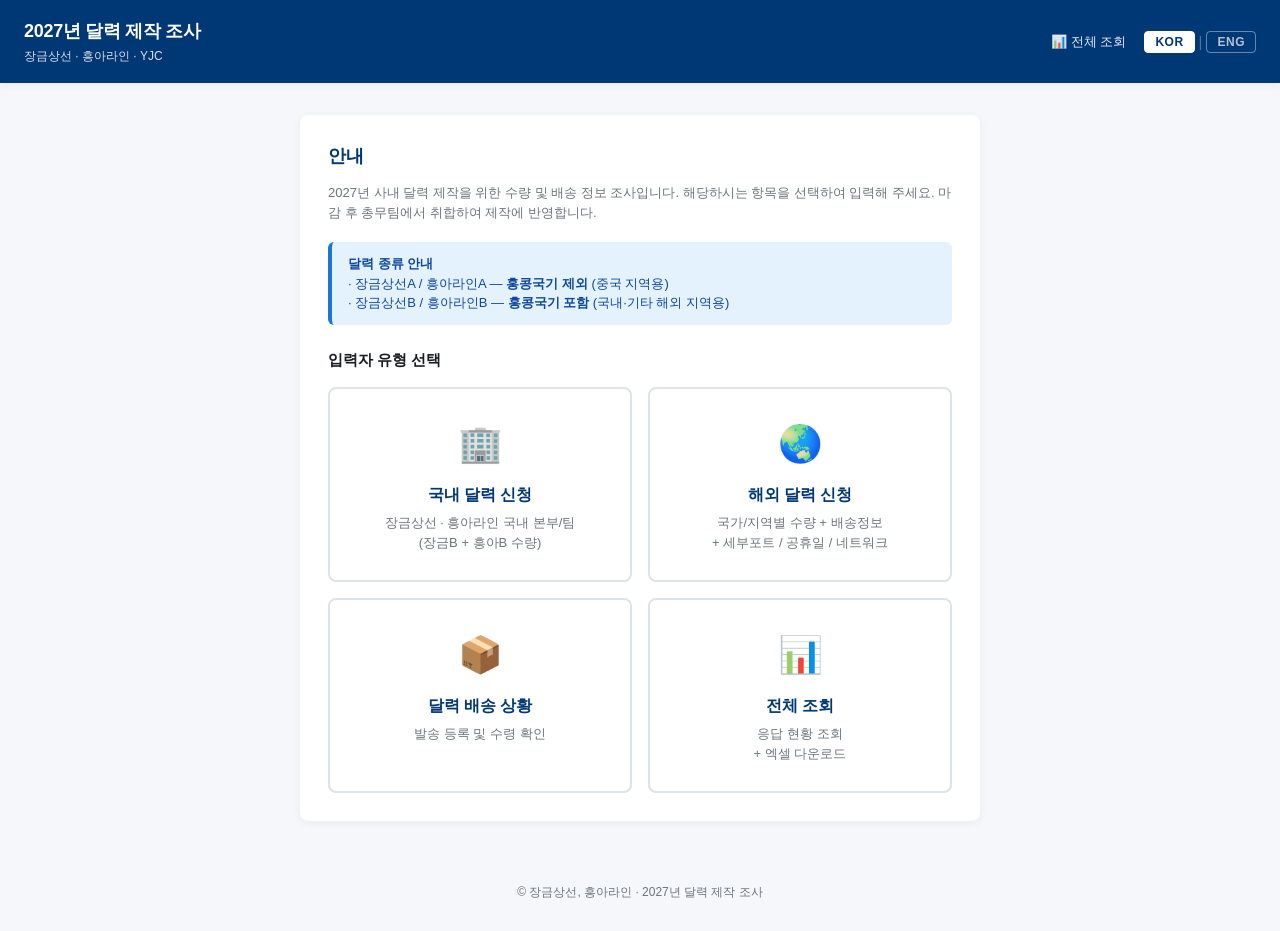
<file: index.html>
<!doctype html>
<html lang="ko">
<head>
  <meta charset="utf-8">
  <meta name="viewport" content="width=device-width,initial-scale=1">
  <title>2027년 달력 제작 조사 | 장금상선 · 흥아라인</title>
  <link rel="stylesheet" href="css/style.css">
</head>
<body>

<header class="site-header">
  <div>
    <h1 data-i18n="idx.title">2027년 달력 제작 조사</h1>
    <div class="subtitle" data-i18n="idx.subtitle">장금상선 · 흥아라인 · YJC</div>
  </div>
  <nav>
    <a href="admin.html" data-i18n="nav.admin">📊 전체 조회</a>
  </nav>
</header>

<div class="container narrow">

  <div class="card">
    <h2 data-i18n="idx.guide_h">안내</h2>
    <p class="desc" data-i18n="idx.guide_p">
      2027년 사내 달력 제작을 위한 수량 및 배송 정보 조사입니다.
      해당하시는 항목을 선택하여 입력해 주세요. 마감 후 총무팀에서 취합하여 제작에 반영합니다.
    </p>

    <div class="alert alert-info">
      <strong data-i18n="idx.cal_kinds_h">달력 종류 안내</strong><br>
      <span data-i18n="idx.cal_kinds_a">· 장금상선A / 흥아라인A — <b>홍콩국기 제외</b> (중국 지역용)</span><br>
      <span data-i18n="idx.cal_kinds_b">· 장금상선B / 흥아라인B — <b>홍콩국기 포함</b> (국내·기타 해외 지역용)</span>
    </div>

    <h3 style="margin-top:24px; font-size:15px;" data-i18n="idx.role_h">입력자 유형 선택</h3>
    <div class="role-grid">

      <a class="role-card" href="domestic.html">
        <div class="icon">🏢</div>
        <h3 data-i18n="idx.card_dom_h">국내 달력 신청</h3>
        <p data-i18n="idx.card_dom_p">장금상선 · 흥아라인 국내 본부/팀<br>(장금B + 흥아B 수량)</p>
      </a>

      <a class="role-card" href="overseas.html">
        <div class="icon">🌏</div>
        <h3 data-i18n="idx.card_ovr_h">해외 달력 신청</h3>
        <p data-i18n="idx.card_ovr_p">국가/지역별 수량 + 배송정보<br>+ 세부포트 / 공휴일 / 네트워크</p>
      </a>

      <a class="role-card" href="shipping-status.html">
        <div class="icon">📦</div>
        <h3 data-i18n="idx.card_ship_h">달력 배송 상황</h3>
        <p data-i18n="idx.card_ship_p">발송 등록 및 수령 확인</p>
      </a>

      <a class="role-card" href="admin.html">
        <div class="icon">📊</div>
        <h3 data-i18n="idx.card_admin_h">전체 조회</h3>
        <p data-i18n="idx.card_admin_p">응답 현황 조회<br>+ 엑셀 다운로드</p>
      </a>

    </div>
  </div>

</div>

<footer class="site-footer" data-i18n="common.copyright">
  © 장금상선, 흥아라인 · 2027년 달력 제작 조사
</footer>

<script src="js/i18n.js"></script>
</body>
</html>
</file>
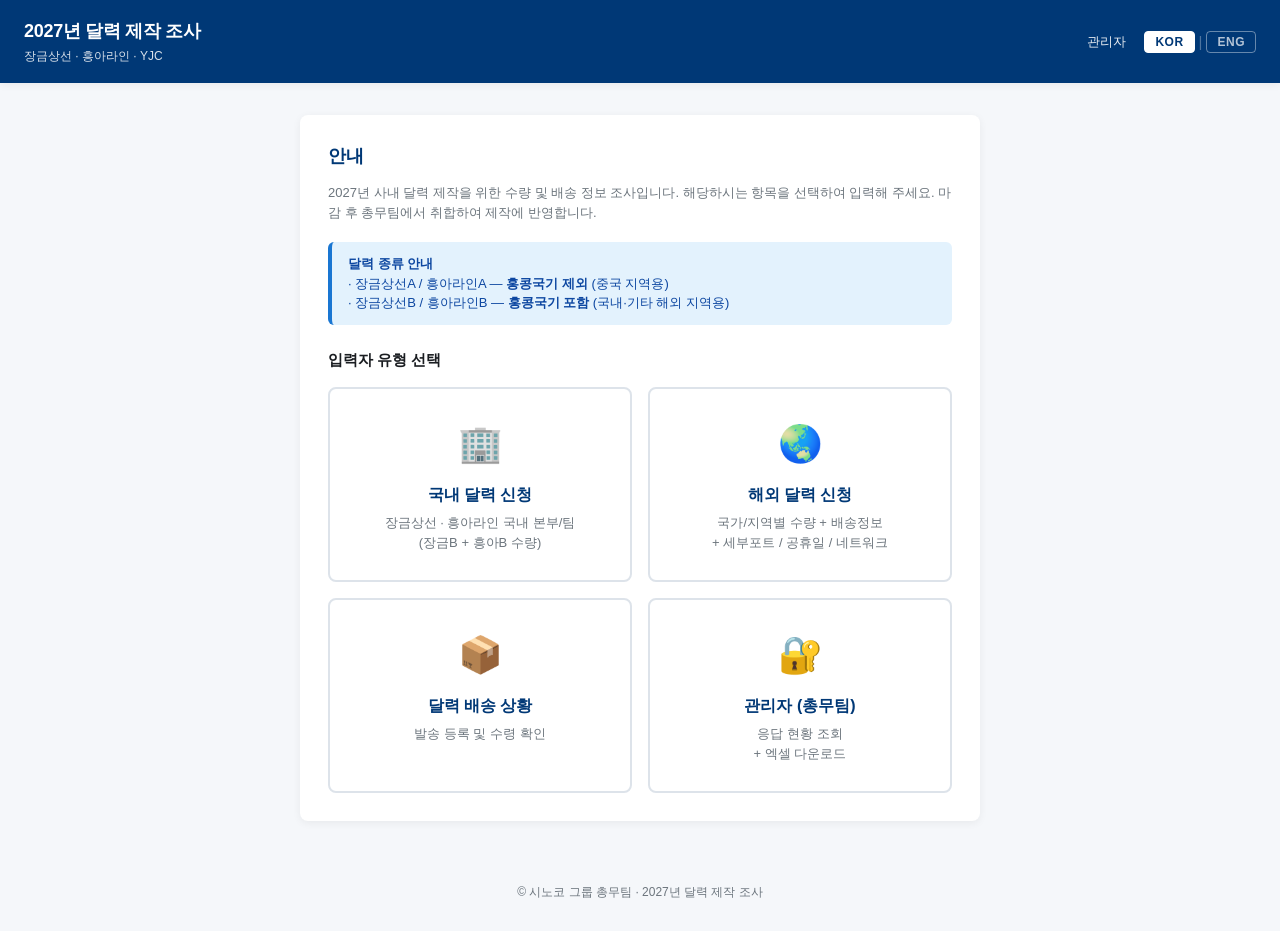
<file: js/index.html>
<!doctype html>
<html lang="ko">
<head>
  <meta charset="utf-8">
  <meta name="viewport" content="width=device-width,initial-scale=1">
  <title>2027년 달력 제작 조사 | 장금상선 · 흥아라인</title>
  <link rel="stylesheet" href="css/style.css">
</head>
<body>

<header class="site-header">
  <div>
    <h1 data-i18n="idx.title">2027년 달력 제작 조사</h1>
    <div class="subtitle" data-i18n="idx.subtitle">장금상선 · 흥아라인 · YJC</div>
  </div>
  <nav>
    <a href="admin.html" data-i18n="nav.admin">관리자</a>
  </nav>
</header>

<div class="container narrow">

  <div class="card">
    <h2 data-i18n="idx.guide_h">안내</h2>
    <p class="desc" data-i18n="idx.guide_p">
      2027년 사내 달력 제작을 위한 수량 및 배송 정보 조사입니다.
      해당하시는 항목을 선택하여 입력해 주세요. 마감 후 총무팀에서 취합하여 제작에 반영합니다.
    </p>

    <div class="alert alert-info">
      <strong data-i18n="idx.cal_kinds_h">달력 종류 안내</strong><br>
      <span data-i18n="idx.cal_kinds_a">· 장금상선A / 흥아라인A — <b>홍콩국기 제외</b> (중국 지역용)</span><br>
      <span data-i18n="idx.cal_kinds_b">· 장금상선B / 흥아라인B — <b>홍콩국기 포함</b> (국내·기타 해외 지역용)</span>
    </div>

    <h3 style="margin-top:24px; font-size:15px;" data-i18n="idx.role_h">입력자 유형 선택</h3>
    <div class="role-grid">

      <a class="role-card" href="domestic.html">
        <div class="icon">🏢</div>
        <h3 data-i18n="idx.card_dom_h">국내 달력 신청</h3>
        <p data-i18n="idx.card_dom_p">장금상선 · 흥아라인 국내 본부/팀<br>(장금B + 흥아B 수량)</p>
      </a>

      <a class="role-card" href="overseas.html">
        <div class="icon">🌏</div>
        <h3 data-i18n="idx.card_ovr_h">해외 달력 신청</h3>
        <p data-i18n="idx.card_ovr_p">국가/지역별 수량 + 배송정보<br>+ 세부포트 / 공휴일 / 네트워크</p>
      </a>

      <a class="role-card" href="shipping-status.html">
        <div class="icon">📦</div>
        <h3 data-i18n="idx.card_ship_h">달력 배송 상황</h3>
        <p data-i18n="idx.card_ship_p">발송 등록 및 수령 확인</p>
      </a>

      <a class="role-card" href="admin.html">
        <div class="icon">🔐</div>
        <h3 data-i18n="idx.card_admin_h">관리자 (총무팀)</h3>
        <p data-i18n="idx.card_admin_p">응답 현황 조회<br>+ 엑셀 다운로드</p>
      </a>

    </div>
  </div>

</div>

<footer class="site-footer" data-i18n="common.copyright">
  © 시노코 그룹 총무팀 · 2027년 달력 제작 조사
</footer>

<script src="js/i18n.js"></script>
</body>
</html>
</file>
<file: css/style.css>
/* ==========================================================
   2027 달력 조사 사이트 - 공통 스타일
   ========================================================== */

* { box-sizing: border-box; }

:root {
  --primary: #003876;       /* 시노코 네이비 */
  --primary-light: #1e5bb8;
  --accent: #e63946;
  --bg: #f5f7fa;
  --card: #ffffff;
  --text: #1a1d21;
  --text-muted: #6c757d;
  --border: #dde3ea;
  --success: #2e7d32;
  --warning: #f57c00;
  --danger:  #c62828;
  --radius: 8px;
  --shadow: 0 2px 8px rgba(0,0,0,.06);
}

html, body {
  margin: 0;
  padding: 0;
  font-family: 'Pretendard', 'Malgun Gothic', -apple-system, BlinkMacSystemFont, 'Segoe UI', Roboto, sans-serif;
  background: var(--bg);
  color: var(--text);
  font-size: 15px;
  line-height: 1.5;
}

a { color: var(--primary); text-decoration: none; }
a:hover { text-decoration: underline; }

/* ---------- 헤더 ---------- */
.site-header {
  background: var(--primary);
  color: #fff;
  padding: 18px 24px;
  display: flex;
  align-items: center;
  justify-content: space-between;
  box-shadow: var(--shadow);
}
.site-header h1 {
  margin: 0;
  font-size: 18px;
  font-weight: 700;
  letter-spacing: -.3px;
}
.site-header .subtitle {
  font-size: 12px;
  opacity: .85;
  margin-top: 2px;
}
.site-header nav a {
  color: #fff;
  margin-left: 16px;
  font-size: 13px;
  opacity: .9;
}
.site-header nav a:hover { opacity: 1; text-decoration: underline; }

/* ---------- 컨테이너 ---------- */
.container {
  max-width: 1100px;
  margin: 32px auto;
  padding: 0 20px;
}
.container.narrow { max-width: 720px; }

/* ---------- 카드 ---------- */
.card {
  background: var(--card);
  border-radius: var(--radius);
  padding: 28px;
  box-shadow: var(--shadow);
  margin-bottom: 20px;
}
.card h2 {
  margin: 0 0 8px;
  font-size: 18px;
  color: var(--primary);
}
.card .desc {
  color: var(--text-muted);
  font-size: 13px;
  margin-bottom: 20px;
}

/* ---------- 홈 - 유형 선택 ---------- */
.role-grid {
  display: grid;
  grid-template-columns: repeat(auto-fit, minmax(240px, 1fr));
  gap: 16px;
  margin-top: 16px;
}
.role-card {
  background: #fff;
  border: 2px solid var(--border);
  border-radius: var(--radius);
  padding: 28px 24px;
  text-align: center;
  cursor: pointer;
  transition: all .15s;
  text-decoration: none;
  color: var(--text);
}
.role-card:hover {
  border-color: var(--primary);
  transform: translateY(-2px);
  box-shadow: 0 6px 16px rgba(0,56,118,.12);
  text-decoration: none;
}
.role-card .icon {
  font-size: 36px;
  margin-bottom: 12px;
}
.role-card h3 {
  margin: 0 0 6px;
  font-size: 16px;
  color: var(--primary);
}
.role-card p {
  margin: 0;
  font-size: 13px;
  color: var(--text-muted);
}

/* ---------- 폼 요소 ---------- */
.form-row {
  display: grid;
  grid-template-columns: 1fr 1fr;
  gap: 14px;
  margin-bottom: 14px;
}
.form-row.full { grid-template-columns: 1fr; }

.form-group { display: flex; flex-direction: column; }
.form-group label {
  font-size: 13px;
  font-weight: 600;
  margin-bottom: 5px;
  color: #333;
}
.form-group label .req { color: var(--danger); }
.form-group .hint {
  font-size: 11px;
  color: var(--text-muted);
  margin-top: 3px;
}

input[type=text],
input[type=email],
input[type=number],
input[type=password],
input[type=date],
select,
textarea {
  width: 100%;
  padding: 9px 11px;
  border: 1px solid var(--border);
  border-radius: 6px;
  font-size: 14px;
  font-family: inherit;
  background: #fff;
  transition: border-color .15s, box-shadow .15s;
}
input:focus, select:focus, textarea:focus {
  outline: none;
  border-color: var(--primary);
  box-shadow: 0 0 0 3px rgba(0,56,118,.12);
}
textarea { resize: vertical; min-height: 70px; }

/* ---------- 버튼 ---------- */
.btn {
  display: inline-flex;
  align-items: center;
  justify-content: center;
  padding: 10px 22px;
  border-radius: 6px;
  border: none;
  font-size: 14px;
  font-weight: 600;
  cursor: pointer;
  font-family: inherit;
  transition: background .15s, transform .05s;
}
.btn:hover { transform: translateY(-1px); }
.btn:active { transform: translateY(0); }
.btn-primary  { background: var(--primary); color: #fff; }
.btn-primary:hover  { background: var(--primary-light); }
.btn-secondary{ background: #e9eef5; color: var(--primary); }
.btn-secondary:hover{ background: #dde3ea; }
.btn-danger   { background: var(--danger); color: #fff; }
.btn-success  { background: var(--success); color: #fff; }
.btn-block { width: 100%; }
.btn-sm  { padding: 6px 12px; font-size: 12px; }

/* ---------- 알림 ---------- */
.alert {
  padding: 12px 16px;
  border-radius: 6px;
  font-size: 13px;
  margin-bottom: 16px;
  border-left: 4px solid;
}
.alert-info    { background: #e3f2fd; color: #0d47a1; border-color: #1976d2; }
.alert-success { background: #e8f5e9; color: #1b5e20; border-color: var(--success); }
.alert-warning { background: #fff3e0; color: #e65100; border-color: var(--warning); }
.alert-danger  { background: #ffebee; color: #b71c1c; border-color: var(--danger); }

/* ---------- 테이블 ---------- */
table {
  width: 100%;
  border-collapse: collapse;
  font-size: 13px;
  background: #fff;
}
th, td {
  padding: 10px 12px;
  text-align: left;
  border-bottom: 1px solid var(--border);
}
th {
  background: #f0f3f7;
  font-weight: 600;
  color: var(--primary);
  white-space: nowrap;
}
td.num { text-align: right; font-variant-numeric: tabular-nums; }
tr:hover td { background: #fafbfc; }

.table-wrap {
  background: #fff;
  border-radius: var(--radius);
  overflow-x: auto;             /* 컬럼 많을 때 좌우 스크롤 */
  overflow-y: hidden;
  box-shadow: var(--shadow);
  margin-bottom: 16px;
  max-width: 100%;
}

/* 전체 조회(관리자) 대시보드의 표 — 세로 스크롤 + 헤더 sticky */
/* 보고자료(#panel-report) 탭은 제외 */
#dashboard .tab-panel:not(#panel-report) .table-wrap {
  max-height: 520px;
  overflow-y: auto;
}
#dashboard .tab-panel:not(#panel-report) .table-wrap thead th {
  position: sticky;
  top: 0;
  z-index: 2;
  background: #f0f3f7;
  box-shadow: 0 2px 0 rgba(0,0,0,0.05);
}
/* 테이블은 컨텐츠 기반 폭 — 부모보다 넓으면 자동으로 좌우 스크롤 */
.table-wrap table {
  width: max-content;
  min-width: 100%;
}
/* 기본 셀: 한 줄로 유지 (내용이 위아래로 늘어나지 않게) */
.table-wrap th, .table-wrap td {
  white-space: nowrap;
  vertical-align: top;
}
/* 긴 텍스트 컬럼(주소·비고·비특이사항)은 max-width 안에서 줄바꿈 허용 */
.table-wrap td.wrap {
  white-space: normal;
  word-break: break-word;
  max-width: 320px;
  min-width: 200px;
}
.table-wrap td.wrap-wide {
  white-space: normal;
  word-break: break-word;
  max-width: 420px;
  min-width: 260px;
}
/* 주소 컬럼은 특별히 넓게 (기존 wrap-wide의 4배) */
.table-wrap td.wrap-address {
  white-space: normal;
  word-break: break-word;
  max-width: 1680px;
  min-width: 1040px;
}

/* ---------- 보고자료 (PDF 스타일) ---------- */
.report-toolbar {
  display: flex;
  align-items: center;
  gap: 12px;
  margin-bottom: 16px;
  flex-wrap: wrap;
}
.report-hint {
  color: var(--text-muted);
  font-size: 12px;
}

/* 문서 상단 헤더 */
.report-header {
  padding: 8px 0 20px;
  border-bottom: 2px solid var(--primary);
  margin-bottom: 24px;
}
.report-tagline {
  font-size: 11px;
  letter-spacing: 4px;
  color: var(--primary);
  font-weight: 600;
  margin-bottom: 6px;
}
.report-title {
  font-size: 30px;
  font-weight: 800;
  color: var(--primary);
  margin: 0 0 4px;
  letter-spacing: -0.8px;
}
.report-subtitle {
  color: #333;
  font-size: 14px;
  margin-bottom: 12px;
}
.report-meta {
  color: var(--text-muted);
  font-size: 12px;
}
.report-meta b { color: var(--primary); }

/* 각 섹션 (01/02/03) */
.report-section {
  background: transparent;
  margin-bottom: 24px;
}
.section-head {
  display: flex;
  align-items: baseline;
  gap: 12px;
  border-bottom: 1.5px solid var(--primary);
  padding-bottom: 10px;
  margin-bottom: 14px;
}
.section-num {
  font-size: 22px;
  font-weight: 800;
  color: var(--primary);
  font-family: 'Times New Roman', serif;
}
.section-title {
  margin: 0;
  font-size: 20px;
  color: var(--primary);
  font-weight: 700;
  letter-spacing: -0.3px;
}
.section-badge {
  margin-left: auto;
  font-size: 11px;
  color: var(--text-muted);
}

/* 표 */
.report-table {
  width: 100%;
  border-collapse: collapse;
  font-size: 12px;
}
.report-table th, .report-table td {
  border-bottom: 1px solid #e3e8ef;
  padding: 7px 10px;
  text-align: right;
  white-space: nowrap;
  font-variant-numeric: tabular-nums;
}
.report-table thead th {
  background: transparent;
  color: var(--primary);
  font-weight: 600;
  text-align: center;
  border-bottom: 1.5px solid var(--primary);
  padding: 8px 10px;
}
.report-table thead tr:nth-child(2) th {
  background: transparent;
  color: #555;
  border-bottom: 1px solid #c8d1de;
  font-size: 11px;
}
.report-table .left { text-align: left; }
.report-table .group {
  font-weight: 700;
  color: var(--primary);
  text-align: left;
}
.report-table tbody tr:hover td { background: #fafbfc; }
.report-table tbody tr.total td {
  background: #003876 !important;
  color: #fff !important;
  font-weight: 700;
  border-bottom: 0;
  -webkit-print-color-adjust: exact;
  print-color-adjust: exact;
}
.report-table tbody tr.total td.left { color: #fff !important; }
.report-table .up   { color: #1b8a3a; font-weight: 700; }  /* 초록 = 증가 */
.report-table .down { color: #c62828; font-weight: 700; }  /* 빨강 = 감소 */
.report-table .zero { color: #bbb; }

/* 범례 */
.report-legend {
  font-size: 11px;
  color: var(--text-muted);
  margin: 8px 0 12px;
}

/* 요약 노트 박스 (연한 회색) */
.report-notes {
  background: #f5f7fa;
  border-radius: 4px;
  padding: 12px 16px;
  border: 1px solid #e3e8ef;
}
.report-notes h4 {
  margin: 0 0 8px;
  color: var(--primary);
  font-size: 13px;
  font-weight: 700;
}
.report-notes ul {
  margin: 0;
  padding-left: 18px;
  color: #333;
  font-size: 12px;
  line-height: 1.6;
}
.report-notes li { margin-bottom: 3px; }
.report-notes b { color: var(--primary); }
.report-notes .up   { color: #1b8a3a; font-weight: 700; }
.report-notes .down { color: #c62828; font-weight: 700; }

/* 03 페이지의 3-column 카드 요약 */
.summary-cards {
  display: grid;
  grid-template-columns: repeat(3, 1fr);
  gap: 12px;
  margin: 16px 0 16px;
}
.summary-card {
  border: 1px solid #d0d8e2;
  border-radius: 6px;
  padding: 14px 16px;
  background: #fff;
}
.summary-card .card-label {
  font-size: 12px;
  color: var(--text-muted);
  margin-bottom: 6px;
}
.summary-card .card-value {
  font-size: 30px;
  font-weight: 800;
  color: var(--primary);
  line-height: 1.1;
  letter-spacing: -1px;
}
.summary-card .card-value .unit {
  font-size: 12px;
  font-weight: 400;
  color: var(--text-muted);
  margin-left: 4px;
}
.summary-card .card-prev {
  font-size: 11px;
  color: var(--text-muted);
  margin: 4px 0;
}
.summary-card .card-diff {
  margin-top: 6px;
  font-size: 12px;
  font-weight: 700;
  padding: 4px 8px;
  border-radius: 4px;
  display: inline-block;
}
.summary-card .card-diff.down { color: #c62828; background: #fdecea; }
.summary-card .card-diff.up   { color: #1b8a3a; background: #e6f4ea; }
.summary-card .card-diff.neutral { color: #666; background: #f0f3f7; }

/* ---------- 내 응답 조회·수정 모달 ---------- */
.btn-my-entries {
  background: #e8f5e9;
  color: #1b5e20;
  border: 1px solid #a5d6a7;
}
.btn-my-entries:hover { background: #c8e6c9; }

.my-entry-item {
  display: flex;
  align-items: center;
  gap: 10px;
  padding: 10px 12px;
  border: 1px solid var(--border);
  border-radius: 6px;
  margin-bottom: 6px;
  background: #fafbfc;
}
.my-entry-summary { flex: 1; font-size: 13px; color: #333; }
.my-entry-summary b { color: var(--primary); }
.my-entry-summary small { color: var(--text-muted); }
.my-entry-item .btn-sm { margin: 0; white-space: nowrap; }

/* 수정 모드 표시 배너 */
.edit-mode-banner {
  display: flex;
  align-items: center;
  gap: 10px;
  background: #e3f2fd;
  border: 1px solid #90caf9;
  border-left: 4px solid #1976d2;
  border-radius: 6px;
  padding: 10px 14px;
  margin-bottom: 14px;
  flex-wrap: wrap;
}
.edit-mode-banner .msg { flex: 1; font-size: 13px; color: #0d47a1; }
.edit-mode-banner .msg b { color: #003876; }

/* ---------- 임시저장 배너 ---------- */
.draft-banner {
  display: flex;
  align-items: center;
  gap: 10px;
  background: #fff8e1;
  border: 1px solid #ffe082;
  border-left: 4px solid #f57c00;
  border-radius: 6px;
  padding: 10px 14px;
  margin-bottom: 14px;
  flex-wrap: wrap;
}
.draft-icon { font-size: 18px; }
.draft-msg  { flex: 1; font-size: 13px; color: #333; }
.draft-msg small { color: var(--text-muted); margin-left: 6px; font-size: 11px; }
.draft-banner .btn-sm { margin: 0; }

.btn-draft {
  background: #eef2f7;
  color: var(--primary);
  border: 1px solid #d0d8e2;
}
.btn-draft:hover { background: #dde3ea; }

/* 폼 하단 버튼 그룹 (임시저장 + 제출) */
.submit-row {
  display: flex;
  gap: 8px;
  margin-top: 12px;
  flex-wrap: wrap;
}
.submit-row .btn-primary { flex: 1; min-width: 180px; }

/* ---------- 편집 모달 (관리자 로그인 · 응답 수정) ---------- */
.edit-modal {
  position: fixed;
  inset: 0;
  background: rgba(0,0,0,0.55);
  z-index: 1300;
  display: flex;
  align-items: flex-start;
  justify-content: center;
  padding: 40px 16px;
  overflow: auto;
}
.edit-modal-box {
  background: #fff;
  width: 100%;
  max-width: 640px;
  border-radius: var(--radius);
  box-shadow: 0 6px 24px rgba(0,0,0,.18);
  display: flex;
  flex-direction: column;
  max-height: calc(100vh - 80px);
}
.edit-modal-head {
  display: flex;
  align-items: center;
  justify-content: space-between;
  padding: 14px 20px;
  background: var(--primary);
  color: #fff;
  border-radius: var(--radius) var(--radius) 0 0;
}
.edit-modal-head h3 { margin: 0; font-size: 16px; }
.edit-modal-close {
  background: transparent;
  border: 0;
  color: #fff;
  font-size: 24px;
  line-height: 1;
  cursor: pointer;
  padding: 4px 8px;
}
.edit-modal-body { padding: 16px 20px; overflow-y: auto; flex: 1; }
.edit-modal-foot {
  display: flex;
  gap: 8px;
  justify-content: flex-end;
  padding: 12px 20px;
  border-top: 1px solid var(--border);
}

/* 각 행에 붙는 액션 버튼 */
.row-actions {
  display: inline-flex;
  gap: 4px;
  white-space: nowrap;
}
.row-btn {
  background: transparent;
  border: 1px solid var(--border);
  padding: 3px 8px;
  border-radius: 4px;
  cursor: pointer;
  font-size: 12px;
  line-height: 1.4;
}
.row-btn:hover { background: #f0f3f7; }
.row-btn.danger { color: var(--danger); border-color: #f4c8c8; }
.row-btn.danger:hover { background: #ffebee; }

/* 인쇄 시 액션 셀은 숨김 */
@media print {
  .row-actions, .col-actions { display: none !important; }
}

/* ---------- 인쇄용 ---------- */
@media print {
  @page { size: A4; margin: 12mm 10mm; }

  /* 사장님 보고자료로 사용 → 인쇄 시 보고자료 이외 요소는 모두 숨김 */
  .site-header,
  .site-footer,
  .tabs,
  .tab-panel:not(#panel-report),
  .admin-toolbar,
  .report-toolbar,
  #stats-summary,
  #network-image-admin,
  #login-modal,
  #edit-modal,
  .row-actions,
  .col-actions,
  nav {
    display: none !important;
  }
  body {
    background: #fff;
    color: #000;
    font-size: 11px;
  }
  .container { max-width: 100%; margin: 0; padding: 0; }
  .card {
    box-shadow: none;
    padding: 0;
    margin: 0;
    border: 0;
    background: transparent;
  }
  /* 보고자료 영역만 화면 폭 꽉 채우기 — 좌우 여백/그림자 제거 */
  #panel-report,
  #report-content {
    padding: 0 !important;
    margin: 0 !important;
    width: 100% !important;
    background: transparent !important;
  }

  /* 문서 헤더 — 아래쪽 4cm 여백으로 국내 섹션과 간격 */
  .report-header {
    padding: 0 0 12px;
    margin-bottom: 40mm !important;
    border-bottom: 2px solid #003876 !important;
    -webkit-print-color-adjust: exact;
    print-color-adjust: exact;
  }
  .report-tagline {
    letter-spacing: 3px;
    font-size: 9px !important;
    color: #003876 !important;
  }
  .report-title {
    font-size: 26px !important;
    color: #003876 !important;
    margin: 0 0 4px !important;
  }
  .report-subtitle { font-size: 12px !important; color: #333 !important; }
  .report-meta { font-size: 10px !important; color: #555 !important; }

  /* 각 섹션 페이지 나누기 */
  .report-section {
    margin-bottom: 16px !important;
  }
  /* 해외(02) · 종합(03) 섹션은 강제로 새 페이지에서 시작 */
  .report-section.page-break {
    page-break-before: always !important;
    break-before: page !important;
  }
  .section-head {
    border-bottom: 1.5px solid #003876 !important;
    padding-bottom: 6px;
    margin-bottom: 8px;
    -webkit-print-color-adjust: exact;
    print-color-adjust: exact;
  }
  .section-num  { color: #003876 !important; font-size: 18px !important; }
  .section-title { color: #003876 !important; font-size: 16px !important; }
  .section-badge { font-size: 10px !important; }

  /* 표 */
  .report-table {
    font-size: 10px;
    width: 100% !important;
    min-width: 0 !important;
  }
  .report-table th, .report-table td { padding: 3px 6px; }
  .report-table thead th {
    color: #003876 !important;
    border-bottom-color: #003876 !important;
  }
  .report-table thead tr:nth-child(2) th { color: #555 !important; }
  .report-table tbody tr.total td {
    background: #003876 !important;
    color: #fff !important;
    -webkit-print-color-adjust: exact;
    print-color-adjust: exact;
  }
  .report-table .up   { color: #1b8a3a !important; }
  .report-table .down { color: #c62828 !important; }

  /* 요약 노트 박스 */
  .report-notes {
    background: #f5f7fa !important;
    border: 1px solid #d5dde7 !important;
    padding: 8px 12px !important;
    -webkit-print-color-adjust: exact;
    print-color-adjust: exact;
  }
  .report-notes h4 { color: #003876 !important; font-size: 11px !important; }
  .report-notes ul { font-size: 10px !important; }
  .report-notes .up   { color: #1b8a3a !important; }
  .report-notes .down { color: #c62828 !important; }

  /* 카드 요약 */
  .summary-cards {
    grid-template-columns: repeat(3, 1fr);
    gap: 8px;
    margin: 10px 0 !important;
  }
  .summary-card {
    padding: 10px 12px !important;
    border: 1px solid #d0d8e2 !important;
    -webkit-print-color-adjust: exact;
    print-color-adjust: exact;
  }
  .summary-card .card-value { font-size: 22px !important; }
  .summary-card .card-diff  { font-size: 10px !important; }
  .summary-card .card-diff.down { background: #fdecea !important; color: #c62828 !important; }
  .summary-card .card-diff.up   { background: #e6f4ea !important; color: #1b8a3a !important; }

  .report-legend { font-size: 9px !important; margin: 4px 0 8px !important; }
}

/* ---------- 칼렌더 타입 안내 ---------- */
.cal-type-badge {
  display: inline-block;
  padding: 3px 10px;
  border-radius: 12px;
  font-size: 11px;
  font-weight: 700;
  letter-spacing: .3px;
}
.cal-type-A { background: #fff3e0; color: #e65100; }
.cal-type-B { background: #e3f2fd; color: #0d47a1; }

/* ---------- 섹션 헤딩 ---------- */
.section-title {
  margin: 28px 0 12px;
  font-size: 15px;
  font-weight: 700;
  color: var(--primary);
  border-left: 4px solid var(--primary);
  padding-left: 10px;
}
.section-title.sub {
  margin-top: 16px;
  font-size: 13px;
  font-weight: 600;
  color: #555;
  border-left-width: 3px;
}

/* ---------- 동적 행(반복 그룹) ---------- */
.repeat-group {
  border: 1px solid var(--border);
  background: #fafbfc;
  border-radius: 6px;
  padding: 14px;
  margin-bottom: 10px;
  position: relative;
}
.repeat-group .remove-btn {
  position: absolute;
  top: 8px;
  right: 8px;
  background: transparent;
  border: none;
  color: var(--danger);
  cursor: pointer;
  font-size: 18px;
  font-weight: 700;
  padding: 0 6px;
}
.add-row-btn {
  background: transparent;
  border: 1px dashed var(--primary);
  color: var(--primary);
  padding: 8px 14px;
  border-radius: 6px;
  cursor: pointer;
  font-size: 13px;
  width: 100%;
  margin-top: 4px;
}
.add-row-btn:hover { background: #f0f4fa; }

/* ---------- 네트워크 페이지 미리보기 ---------- */
.network-preview {
  background: #f7f9fc;
  border: 1px solid var(--border);
  border-radius: 6px;
  padding: 16px;
  margin-bottom: 20px;
}
.network-preview-head {
  display: flex;
  justify-content: space-between;
  align-items: center;
  flex-wrap: wrap;
  gap: 8px;
  margin-bottom: 6px;
}
.network-preview-head h3 {
  margin: 0;
  font-size: 15px;
  color: var(--primary);
}
.network-preview-actions {
  display: flex;
  gap: 6px;
  flex-wrap: wrap;
}
.network-company-toggle {
  display: flex;
  gap: 6px;
  margin-top: 10px;
  flex-wrap: wrap;
}
.network-company-btn {
  flex: 1 1 0;
  min-width: 140px;
  padding: 8px 14px;
  background: #fff;
  border: 1px solid var(--border);
  border-radius: 4px;
  cursor: pointer;
  font-size: 14px;
  font-weight: 600;
  color: var(--text, #333);
  transition: background 0.15s, color 0.15s, border-color 0.15s;
}
.network-company-btn:hover {
  background: #f0f4fa;
}
.network-company-btn.active {
  background: var(--primary, #003366);
  color: #fff;
  border-color: var(--primary, #003366);
}
.network-image-wrap {
  margin-top: 10px;
  text-align: center;
  background: #fff;
  border: 1px solid var(--border);
  border-radius: 4px;
  padding: 8px;
  overflow: hidden;
}
.network-image-wrap img {
  max-width: 100%;
  height: auto;
  cursor: zoom-in;
  display: block;
  margin: 0 auto;
}

/* 이미지 확대 모달 */
.image-modal {
  position: fixed;
  inset: 0;
  background: rgba(0, 0, 0, 0.92);
  z-index: 1100;
  display: flex !important;
  align-items: center;
  justify-content: center;
  padding: 20px;
  overflow: auto;
}
.image-modal[style*="display:none"],
.image-modal[style*="display: none"] {
  display: none !important;
}
.image-modal-content {
  max-width: 100%;
  max-height: 100%;
  width: auto;
  height: auto;
  cursor: zoom-out;
  background: #fff;
}
.image-modal-close {
  position: fixed;
  top: 16px;
  right: 24px;
  color: #fff;
  font-size: 40px;
  font-weight: 300;
  cursor: pointer;
  line-height: 1;
  z-index: 1101;
  user-select: none;
}
.image-modal-close:hover { opacity: 0.8; }

/* ---------- 작년 수량 모달 (history modal) ---------- */
.section-title.with-btn {
  display: flex;
  align-items: center;
  justify-content: space-between;
  gap: 12px;
}
.section-title.with-btn .btn-history {
  font-size: 12px;
  font-weight: 600;
  padding: 6px 12px;
  border-radius: 6px;
  background: #eef2f7;
  color: var(--primary);
  border: 1px solid #d0d8e2;
  cursor: pointer;
  white-space: nowrap;
  border-left: 1px solid #d0d8e2;  /* section-title의 border-left 상속 차단 */
  line-height: 1.2;
}
.section-title.with-btn .btn-history:hover {
  background: #dde3ea;
}

.history-modal {
  position: fixed;
  inset: 0;
  background: rgba(0, 0, 0, 0.55);
  z-index: 1200;
  display: none;
  align-items: flex-start;
  justify-content: center;
  padding: 32px 16px;
  overflow: auto;
}
.history-modal.is-open { display: flex; }

.history-modal-box {
  background: #fff;
  width: 100%;
  max-width: 880px;
  border-radius: var(--radius);
  box-shadow: 0 6px 24px rgba(0,0,0,.18);
  overflow: hidden;
  display: flex;
  flex-direction: column;
  max-height: calc(100vh - 64px);
}
.history-modal-head {
  display: flex;
  align-items: center;
  justify-content: space-between;
  gap: 12px;
  padding: 14px 20px;
  background: var(--primary);
  color: #fff;
  flex-shrink: 0;
}
.history-modal-head h3 { margin: 0; font-size: 16px; }
.history-modal-head .year-select label {
  font-size: 12px;
  opacity: .85;
  margin-right: 6px;
}
.history-modal-head select {
  font-size: 14px;
  padding: 4px 8px;
  border-radius: 4px;
  border: 1px solid rgba(255,255,255,.4);
  background: #fff;
  color: var(--text);
}
.history-modal-close {
  background: transparent;
  border: 0;
  color: #fff;
  font-size: 24px;
  line-height: 1;
  cursor: pointer;
  padding: 4px 8px;
}
.history-modal-close:hover { opacity: .8; }

.history-modal-body {
  padding: 16px 20px;
  overflow: auto;
}

.history-table {
  width: 100%;
  border-collapse: collapse;
  font-size: 13px;
}
.history-table th, .history-table td {
  border: 1px solid #e3e8ef;
  padding: 6px 10px;
  text-align: right;
  white-space: nowrap;
}
.history-table th {
  background: #f5f7fa;
  color: var(--primary);
  font-weight: 700;
}
.history-table th.left, .history-table td.left { text-align: left; }
.history-table tr.total td {
  background: #eef2f7;
  font-weight: 700;
}
.history-table .num { font-variant-numeric: tabular-nums; }
.history-table .zero { color: #bbb; }
.history-empty {
  text-align: center;
  padding: 32px 12px;
  color: var(--text-muted);
  font-size: 13px;
}

/* ---------- 1BOX 안내 (수량 섹션 아래) ---------- */
.box-hint {
  font-size: 13px;
  color: #c62828;
  font-weight: 500;
  margin: -6px 0 12px 2px;
}

/* ---------- 배송 페이지: 국내/해외 모드 토글 ---------- */
.scope-toggle {
  display: flex;
  gap: 6px;
  margin: 6px 0 16px;
  flex-wrap: wrap;
}
.scope-btn {
  flex: 1 1 0;
  min-width: 160px;
  padding: 10px 16px;
  background: #fff;
  border: 1px solid var(--border);
  border-radius: 4px;
  cursor: pointer;
  font-size: 14px;
  font-weight: 600;
  color: var(--text, #333);
  transition: background 0.15s, color 0.15s, border-color 0.15s;
}
.scope-btn:hover { background: #f0f4fa; }
.scope-btn.active {
  background: var(--primary, #003366);
  color: #fff;
  border-color: var(--primary, #003366);
}
.scope-panel { display: none; }
.scope-panel.active { display: block; }

/* ---------- 관리자: 네트워크 이미지 업로드 ---------- */
.netimg-grid {
  display: grid;
  grid-template-columns: 1fr 1fr;
  gap: 16px;
  margin-top: 8px;
}
@media (max-width: 720px) {
  .netimg-grid { grid-template-columns: 1fr; }
}
.netimg-card {
  border: 1px solid var(--border);
  border-radius: 6px;
  padding: 14px;
  background: #fafbfd;
  display: flex;
  flex-direction: column;
}
.netimg-card-head {
  display: flex;
  justify-content: space-between;
  align-items: baseline;
  gap: 8px;
  flex-wrap: wrap;
  margin-bottom: 8px;
}
.netimg-card-head h3 {
  margin: 0;
  font-size: 15px;
  color: var(--primary);
}
.netimg-meta {
  font-size: 12px;
  color: #777;
}
.netimg-preview-wrap {
  background: #fff;
  border: 1px dashed var(--border);
  border-radius: 4px;
  min-height: 160px;
  display: flex;
  align-items: center;
  justify-content: center;
  margin-bottom: 10px;
  overflow: hidden;
  padding: 6px;
}
.netimg-preview-wrap img {
  max-width: 100%;
  max-height: 320px;
  height: auto;
  display: none;
}
.netimg-empty {
  color: #999;
  font-size: 13px;
}
.netimg-actions {
  display: flex;
  gap: 8px;
  align-items: center;
  flex-wrap: wrap;
}
.netimg-filename {
  flex: 1 1 0;
  min-width: 0;
  font-size: 12px;
  color: #555;
  overflow: hidden;
  text-overflow: ellipsis;
  white-space: nowrap;
}
.netimg-msg {
  margin-top: 8px;
}
.netimg-msg:empty { margin: 0; }

/* ---------- 푸터 ---------- */
.site-footer {
  text-align: center;
  padding: 30px 20px;
  font-size: 12px;
  color: var(--text-muted);
}

/* ---------- 반응형 ---------- */
@media (max-width: 640px) {
  .site-header { padding: 14px 16px; flex-direction: column; align-items: flex-start; }
  .site-header nav { margin-top: 8px; }
  .site-header nav a:first-child { margin-left: 0; }
  .container { margin: 16px auto; padding: 0 12px; }
  .card { padding: 18px; }
  .form-row { grid-template-columns: 1fr; }
}

/* ---------- 로딩 스피너 ---------- */
.spinner {
  display: inline-block;
  width: 14px;
  height: 14px;
  border: 2px solid #fff;
  border-top-color: transparent;
  border-radius: 50%;
  animation: spin .8s linear infinite;
  margin-right: 6px;
  vertical-align: middle;
}
@keyframes spin { to { transform: rotate(360deg); } }

/* ---------- 탭 ---------- */
.tabs {
  display: flex;
  border-bottom: 2px solid var(--border);
  margin-bottom: 20px;
  gap: 4px;
  flex-wrap: wrap;
}
.tab {
  padding: 10px 18px;
  background: transparent;
  border: none;
  border-bottom: 3px solid transparent;
  color: var(--text-muted);
  font-size: 14px;
  font-weight: 600;
  cursor: pointer;
  margin-bottom: -2px;
  font-family: inherit;
}
.tab.active {
  color: var(--primary);
  border-bottom-color: var(--primary);
}
.tab-panel { display: none; }
.tab-panel.active { display: block; }
</file>
<file: js/css/style.css>
/* ==========================================================
   2027 달력 조사 사이트 - 공통 스타일
   ========================================================== */

* { box-sizing: border-box; }

:root {
  --primary: #003876;       /* 시노코 네이비 */
  --primary-light: #1e5bb8;
  --accent: #e63946;
  --bg: #f5f7fa;
  --card: #ffffff;
  --text: #1a1d21;
  --text-muted: #6c757d;
  --border: #dde3ea;
  --success: #2e7d32;
  --warning: #f57c00;
  --danger:  #c62828;
  --radius: 8px;
  --shadow: 0 2px 8px rgba(0,0,0,.06);
}

html, body {
  margin: 0;
  padding: 0;
  font-family: 'Pretendard', 'Malgun Gothic', -apple-system, BlinkMacSystemFont, 'Segoe UI', Roboto, sans-serif;
  background: var(--bg);
  color: var(--text);
  font-size: 15px;
  line-height: 1.5;
}

a { color: var(--primary); text-decoration: none; }
a:hover { text-decoration: underline; }

/* ---------- 헤더 ---------- */
.site-header {
  background: var(--primary);
  color: #fff;
  padding: 18px 24px;
  display: flex;
  align-items: center;
  justify-content: space-between;
  box-shadow: var(--shadow);
}
.site-header h1 {
  margin: 0;
  font-size: 18px;
  font-weight: 700;
  letter-spacing: -.3px;
}
.site-header .subtitle {
  font-size: 12px;
  opacity: .85;
  margin-top: 2px;
}
.site-header nav a {
  color: #fff;
  margin-left: 16px;
  font-size: 13px;
  opacity: .9;
}
.site-header nav a:hover { opacity: 1; text-decoration: underline; }

/* ---------- 컨테이너 ---------- */
.container {
  max-width: 1100px;
  margin: 32px auto;
  padding: 0 20px;
}
.container.narrow { max-width: 720px; }

/* ---------- 카드 ---------- */
.card {
  background: var(--card);
  border-radius: var(--radius);
  padding: 28px;
  box-shadow: var(--shadow);
  margin-bottom: 20px;
}
.card h2 {
  margin: 0 0 8px;
  font-size: 18px;
  color: var(--primary);
}
.card .desc {
  color: var(--text-muted);
  font-size: 13px;
  margin-bottom: 20px;
}

/* ---------- 홈 - 유형 선택 ---------- */
.role-grid {
  display: grid;
  grid-template-columns: repeat(auto-fit, minmax(240px, 1fr));
  gap: 16px;
  margin-top: 16px;
}
.role-card {
  background: #fff;
  border: 2px solid var(--border);
  border-radius: var(--radius);
  padding: 28px 24px;
  text-align: center;
  cursor: pointer;
  transition: all .15s;
  text-decoration: none;
  color: var(--text);
}
.role-card:hover {
  border-color: var(--primary);
  transform: translateY(-2px);
  box-shadow: 0 6px 16px rgba(0,56,118,.12);
  text-decoration: none;
}
.role-card .icon {
  font-size: 36px;
  margin-bottom: 12px;
}
.role-card h3 {
  margin: 0 0 6px;
  font-size: 16px;
  color: var(--primary);
}
.role-card p {
  margin: 0;
  font-size: 13px;
  color: var(--text-muted);
}

/* ---------- 폼 요소 ---------- */
.form-row {
  display: grid;
  grid-template-columns: 1fr 1fr;
  gap: 14px;
  margin-bottom: 14px;
}
.form-row.full { grid-template-columns: 1fr; }

.form-group { display: flex; flex-direction: column; }
.form-group label {
  font-size: 13px;
  font-weight: 600;
  margin-bottom: 5px;
  color: #333;
}
.form-group label .req { color: var(--danger); }
.form-group .hint {
  font-size: 11px;
  color: var(--text-muted);
  margin-top: 3px;
}

input[type=text],
input[type=email],
input[type=number],
input[type=password],
input[type=date],
select,
textarea {
  width: 100%;
  padding: 9px 11px;
  border: 1px solid var(--border);
  border-radius: 6px;
  font-size: 14px;
  font-family: inherit;
  background: #fff;
  transition: border-color .15s, box-shadow .15s;
}
input:focus, select:focus, textarea:focus {
  outline: none;
  border-color: var(--primary);
  box-shadow: 0 0 0 3px rgba(0,56,118,.12);
}
textarea { resize: vertical; min-height: 70px; }

/* ---------- 버튼 ---------- */
.btn {
  display: inline-flex;
  align-items: center;
  justify-content: center;
  padding: 10px 22px;
  border-radius: 6px;
  border: none;
  font-size: 14px;
  font-weight: 600;
  cursor: pointer;
  font-family: inherit;
  transition: background .15s, transform .05s;
}
.btn:hover { transform: translateY(-1px); }
.btn:active { transform: translateY(0); }
.btn-primary  { background: var(--primary); color: #fff; }
.btn-primary:hover  { background: var(--primary-light); }
.btn-secondary{ background: #e9eef5; color: var(--primary); }
.btn-secondary:hover{ background: #dde3ea; }
.btn-danger   { background: var(--danger); color: #fff; }
.btn-success  { background: var(--success); color: #fff; }
.btn-block { width: 100%; }
.btn-sm  { padding: 6px 12px; font-size: 12px; }

/* ---------- 알림 ---------- */
.alert {
  padding: 12px 16px;
  border-radius: 6px;
  font-size: 13px;
  margin-bottom: 16px;
  border-left: 4px solid;
}
.alert-info    { background: #e3f2fd; color: #0d47a1; border-color: #1976d2; }
.alert-success { background: #e8f5e9; color: #1b5e20; border-color: var(--success); }
.alert-warning { background: #fff3e0; color: #e65100; border-color: var(--warning); }
.alert-danger  { background: #ffebee; color: #b71c1c; border-color: var(--danger); }

/* ---------- 테이블 ---------- */
table {
  width: 100%;
  border-collapse: collapse;
  font-size: 13px;
  background: #fff;
}
th, td {
  padding: 10px 12px;
  text-align: left;
  border-bottom: 1px solid var(--border);
}
th {
  background: #f0f3f7;
  font-weight: 600;
  color: var(--primary);
  white-space: nowrap;
}
td.num { text-align: right; font-variant-numeric: tabular-nums; }
tr:hover td { background: #fafbfc; }

.table-wrap {
  background: #fff;
  border-radius: var(--radius);
  overflow: auto;
  box-shadow: var(--shadow);
  margin-bottom: 16px;
}

/* ---------- 칼렌더 타입 안내 ---------- */
.cal-type-badge {
  display: inline-block;
  padding: 3px 10px;
  border-radius: 12px;
  font-size: 11px;
  font-weight: 700;
  letter-spacing: .3px;
}
.cal-type-A { background: #fff3e0; color: #e65100; }
.cal-type-B { background: #e3f2fd; color: #0d47a1; }

/* ---------- 섹션 헤딩 ---------- */
.section-title {
  margin: 28px 0 12px;
  font-size: 15px;
  font-weight: 700;
  color: var(--primary);
  border-left: 4px solid var(--primary);
  padding-left: 10px;
}
.section-title.sub {
  margin-top: 16px;
  font-size: 13px;
  font-weight: 600;
  color: #555;
  border-left-width: 3px;
}

/* ---------- 동적 행(반복 그룹) ---------- */
.repeat-group {
  border: 1px solid var(--border);
  background: #fafbfc;
  border-radius: 6px;
  padding: 14px;
  margin-bottom: 10px;
  position: relative;
}
.repeat-group .remove-btn {
  position: absolute;
  top: 8px;
  right: 8px;
  background: transparent;
  border: none;
  color: var(--danger);
  cursor: pointer;
  font-size: 18px;
  font-weight: 700;
  padding: 0 6px;
}
.add-row-btn {
  background: transparent;
  border: 1px dashed var(--primary);
  color: var(--primary);
  padding: 8px 14px;
  border-radius: 6px;
  cursor: pointer;
  font-size: 13px;
  width: 100%;
  margin-top: 4px;
}
.add-row-btn:hover { background: #f0f4fa; }

/* ---------- 네트워크 페이지 미리보기 ---------- */
.network-preview {
  background: #f7f9fc;
  border: 1px solid var(--border);
  border-radius: 6px;
  padding: 16px;
  margin-bottom: 20px;
}
.network-preview-head {
  display: flex;
  justify-content: space-between;
  align-items: center;
  flex-wrap: wrap;
  gap: 8px;
  margin-bottom: 6px;
}
.network-preview-head h3 {
  margin: 0;
  font-size: 15px;
  color: var(--primary);
}
.network-preview-actions {
  display: flex;
  gap: 6px;
  flex-wrap: wrap;
}
.network-company-toggle {
  display: flex;
  gap: 6px;
  margin-top: 10px;
  flex-wrap: wrap;
}
.network-company-btn {
  flex: 1 1 0;
  min-width: 140px;
  padding: 8px 14px;
  background: #fff;
  border: 1px solid var(--border);
  border-radius: 4px;
  cursor: pointer;
  font-size: 14px;
  font-weight: 600;
  color: var(--text, #333);
  transition: background 0.15s, color 0.15s, border-color 0.15s;
}
.network-company-btn:hover {
  background: #f0f4fa;
}
.network-company-btn.active {
  background: var(--primary, #003366);
  color: #fff;
  border-color: var(--primary, #003366);
}
.network-image-wrap {
  margin-top: 10px;
  text-align: center;
  background: #fff;
  border: 1px solid var(--border);
  border-radius: 4px;
  padding: 8px;
  overflow: hidden;
}
.network-image-wrap img {
  max-width: 100%;
  height: auto;
  cursor: zoom-in;
  display: block;
  margin: 0 auto;
}

/* 이미지 확대 모달 */
.image-modal {
  position: fixed;
  inset: 0;
  background: rgba(0, 0, 0, 0.92);
  z-index: 1100;
  display: flex !important;
  align-items: center;
  justify-content: center;
  padding: 20px;
  overflow: auto;
}
.image-modal[style*="display:none"],
.image-modal[style*="display: none"] {
  display: none !important;
}
.image-modal-content {
  max-width: 100%;
  max-height: 100%;
  width: auto;
  height: auto;
  cursor: zoom-out;
  background: #fff;
}
.image-modal-close {
  position: fixed;
  top: 16px;
  right: 24px;
  color: #fff;
  font-size: 40px;
  font-weight: 300;
  cursor: pointer;
  line-height: 1;
  z-index: 1101;
  user-select: none;
}
.image-modal-close:hover { opacity: 0.8; }

/* ---------- 작년 수량 모달 (history modal) ---------- */
.section-title.with-btn {
  display: flex;
  align-items: center;
  justify-content: space-between;
  gap: 12px;
}
.section-title.with-btn .btn-history {
  font-size: 12px;
  font-weight: 600;
  padding: 6px 12px;
  border-radius: 6px;
  background: #eef2f7;
  color: var(--primary);
  border: 1px solid #d0d8e2;
  cursor: pointer;
  white-space: nowrap;
  border-left: 1px solid #d0d8e2;  /* section-title의 border-left 상속 차단 */
  line-height: 1.2;
}
.section-title.with-btn .btn-history:hover {
  background: #dde3ea;
}

.history-modal {
  position: fixed;
  inset: 0;
  background: rgba(0, 0, 0, 0.55);
  z-index: 1200;
  display: none;
  align-items: flex-start;
  justify-content: center;
  padding: 32px 16px;
  overflow: auto;
}
.history-modal.is-open { display: flex; }

.history-modal-box {
  background: #fff;
  width: 100%;
  max-width: 880px;
  border-radius: var(--radius);
  box-shadow: 0 6px 24px rgba(0,0,0,.18);
  overflow: hidden;
  display: flex;
  flex-direction: column;
  max-height: calc(100vh - 64px);
}
.history-modal-head {
  display: flex;
  align-items: center;
  justify-content: space-between;
  gap: 12px;
  padding: 14px 20px;
  background: var(--primary);
  color: #fff;
  flex-shrink: 0;
}
.history-modal-head h3 { margin: 0; font-size: 16px; }
.history-modal-head .year-select label {
  font-size: 12px;
  opacity: .85;
  margin-right: 6px;
}
.history-modal-head select {
  font-size: 14px;
  padding: 4px 8px;
  border-radius: 4px;
  border: 1px solid rgba(255,255,255,.4);
  background: #fff;
  color: var(--text);
}
.history-modal-close {
  background: transparent;
  border: 0;
  color: #fff;
  font-size: 24px;
  line-height: 1;
  cursor: pointer;
  padding: 4px 8px;
}
.history-modal-close:hover { opacity: .8; }

.history-modal-body {
  padding: 16px 20px;
  overflow: auto;
}

.history-table {
  width: 100%;
  border-collapse: collapse;
  font-size: 13px;
}
.history-table th, .history-table td {
  border: 1px solid #e3e8ef;
  padding: 6px 10px;
  text-align: right;
  white-space: nowrap;
}
.history-table th {
  background: #f5f7fa;
  color: var(--primary);
  font-weight: 700;
}
.history-table th.left, .history-table td.left { text-align: left; }
.history-table tr.total td {
  background: #eef2f7;
  font-weight: 700;
}
.history-table .num { font-variant-numeric: tabular-nums; }
.history-table .zero { color: #bbb; }
.history-empty {
  text-align: center;
  padding: 32px 12px;
  color: var(--text-muted);
  font-size: 13px;
}

/* ---------- 1BOX 안내 (수량 섹션 아래) ---------- */
.box-hint {
  font-size: 13px;
  color: #c62828;
  font-weight: 500;
  margin: -6px 0 12px 2px;
}

/* ---------- 배송 페이지: 국내/해외 모드 토글 ---------- */
.scope-toggle {
  display: flex;
  gap: 6px;
  margin: 6px 0 16px;
  flex-wrap: wrap;
}
.scope-btn {
  flex: 1 1 0;
  min-width: 160px;
  padding: 10px 16px;
  background: #fff;
  border: 1px solid var(--border);
  border-radius: 4px;
  cursor: pointer;
  font-size: 14px;
  font-weight: 600;
  color: var(--text, #333);
  transition: background 0.15s, color 0.15s, border-color 0.15s;
}
.scope-btn:hover { background: #f0f4fa; }
.scope-btn.active {
  background: var(--primary, #003366);
  color: #fff;
  border-color: var(--primary, #003366);
}
.scope-panel { display: none; }
.scope-panel.active { display: block; }

/* ---------- 관리자: 네트워크 이미지 업로드 ---------- */
.netimg-grid {
  display: grid;
  grid-template-columns: 1fr 1fr;
  gap: 16px;
  margin-top: 8px;
}
@media (max-width: 720px) {
  .netimg-grid { grid-template-columns: 1fr; }
}
.netimg-card {
  border: 1px solid var(--border);
  border-radius: 6px;
  padding: 14px;
  background: #fafbfd;
  display: flex;
  flex-direction: column;
}
.netimg-card-head {
  display: flex;
  justify-content: space-between;
  align-items: baseline;
  gap: 8px;
  flex-wrap: wrap;
  margin-bottom: 8px;
}
.netimg-card-head h3 {
  margin: 0;
  font-size: 15px;
  color: var(--primary);
}
.netimg-meta {
  font-size: 12px;
  color: #777;
}
.netimg-preview-wrap {
  background: #fff;
  border: 1px dashed var(--border);
  border-radius: 4px;
  min-height: 160px;
  display: flex;
  align-items: center;
  justify-content: center;
  margin-bottom: 10px;
  overflow: hidden;
  padding: 6px;
}
.netimg-preview-wrap img {
  max-width: 100%;
  max-height: 320px;
  height: auto;
  display: none;
}
.netimg-empty {
  color: #999;
  font-size: 13px;
}
.netimg-actions {
  display: flex;
  gap: 8px;
  align-items: center;
  flex-wrap: wrap;
}
.netimg-filename {
  flex: 1 1 0;
  min-width: 0;
  font-size: 12px;
  color: #555;
  overflow: hidden;
  text-overflow: ellipsis;
  white-space: nowrap;
}
.netimg-msg {
  margin-top: 8px;
}
.netimg-msg:empty { margin: 0; }

/* ---------- 푸터 ---------- */
.site-footer {
  text-align: center;
  padding: 30px 20px;
  font-size: 12px;
  color: var(--text-muted);
}

/* ---------- 반응형 ---------- */
@media (max-width: 640px) {
  .site-header { padding: 14px 16px; flex-direction: column; align-items: flex-start; }
  .site-header nav { margin-top: 8px; }
  .site-header nav a:first-child { margin-left: 0; }
  .container { margin: 16px auto; padding: 0 12px; }
  .card { padding: 18px; }
  .form-row { grid-template-columns: 1fr; }
}

/* ---------- 로딩 스피너 ---------- */
.spinner {
  display: inline-block;
  width: 14px;
  height: 14px;
  border: 2px solid #fff;
  border-top-color: transparent;
  border-radius: 50%;
  animation: spin .8s linear infinite;
  margin-right: 6px;
  vertical-align: middle;
}
@keyframes spin { to { transform: rotate(360deg); } }

/* ---------- 탭 ---------- */
.tabs {
  display: flex;
  border-bottom: 2px solid var(--border);
  margin-bottom: 20px;
  gap: 4px;
  flex-wrap: wrap;
}
.tab {
  padding: 10px 18px;
  background: transparent;
  border: none;
  border-bottom: 3px solid transparent;
  color: var(--text-muted);
  font-size: 14px;
  font-weight: 600;
  cursor: pointer;
  margin-bottom: -2px;
  font-family: inherit;
}
.tab.active {
  color: var(--primary);
  border-bottom-color: var(--primary);
}
.tab-panel { display: none; }
.tab-panel.active { display: block; }
</file>
